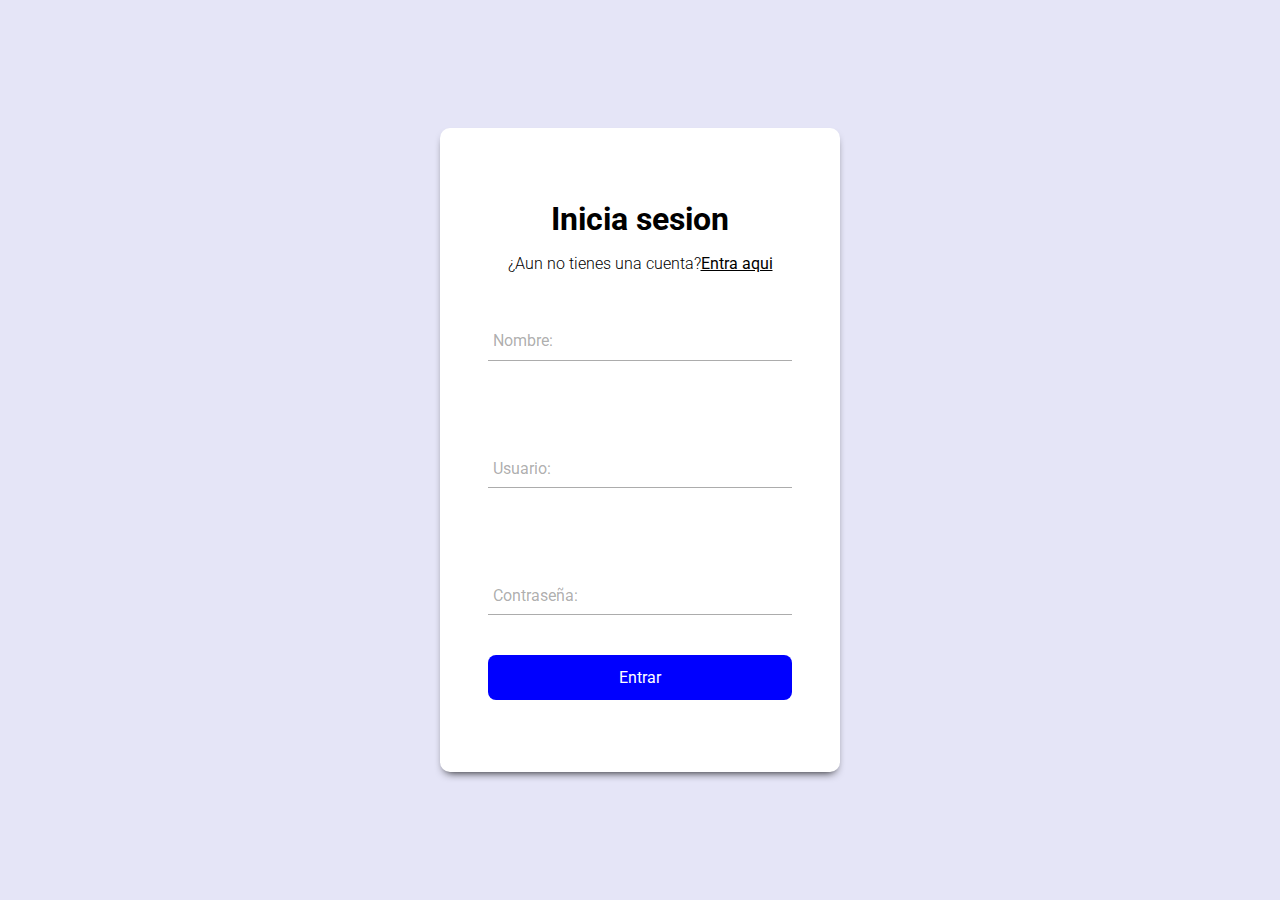
<file: formularioAnimado/index.html>
<!DOCTYPE html>
<html lang="en">
<head>
    <meta charset="UTF-8">
    <meta name="viewport" content="width=device-width, initial-scale=1.0">
    <title>Formulario</title>
    <link rel="preconnect" href="https://fonts.googleapis.com">
    <link rel="preconnect" href="https://fonts.gstatic.com" crossorigin>
    <link href="https://fonts.googleapis.com/css2?family=Roboto:ital,wght@0,100..900;1,100..900&display=swap" rel="stylesheet">
    <link rel="stylesheet" href="style.css">

</head>
<body>
    
    <form class="form">
        <h2 class="form__title">Inicia sesion</h2>
        <p class="form_paragraph">¿Aun no tienes una cuenta?<a 
        href="#" class="form__link" >Entra aqui</a></p>

        <div class="form__container">
            
            <div class="form__group">
                <input type="text" id="name" class="form__input" placeholder=" ">
                <label for="name" class="form__label">Nombre:</label>
                <span class="form__line"></span>
            </div>

            <div class="form__container">
                <div class="form__group">
                    <input type="text" id="user" class="form__input"
                    placeholder=" ">
                    <label for="user" class="form__label">Usuario:</label>
                    <span class="form__line"></span>
                </div>

                <div class="form__container">
                    <div class="form__group">
                        <input type="text" id="password" class="form__input"
                        placeholder=" ">
                        <label for="password" class="form__label">Contraseña:</label>
                        <span class="form__line"></span>
                    </div>
                    <input type="submit" class="form__submit" value="Entrar">
        </div>
    </form>

</body>
</html>
</file>
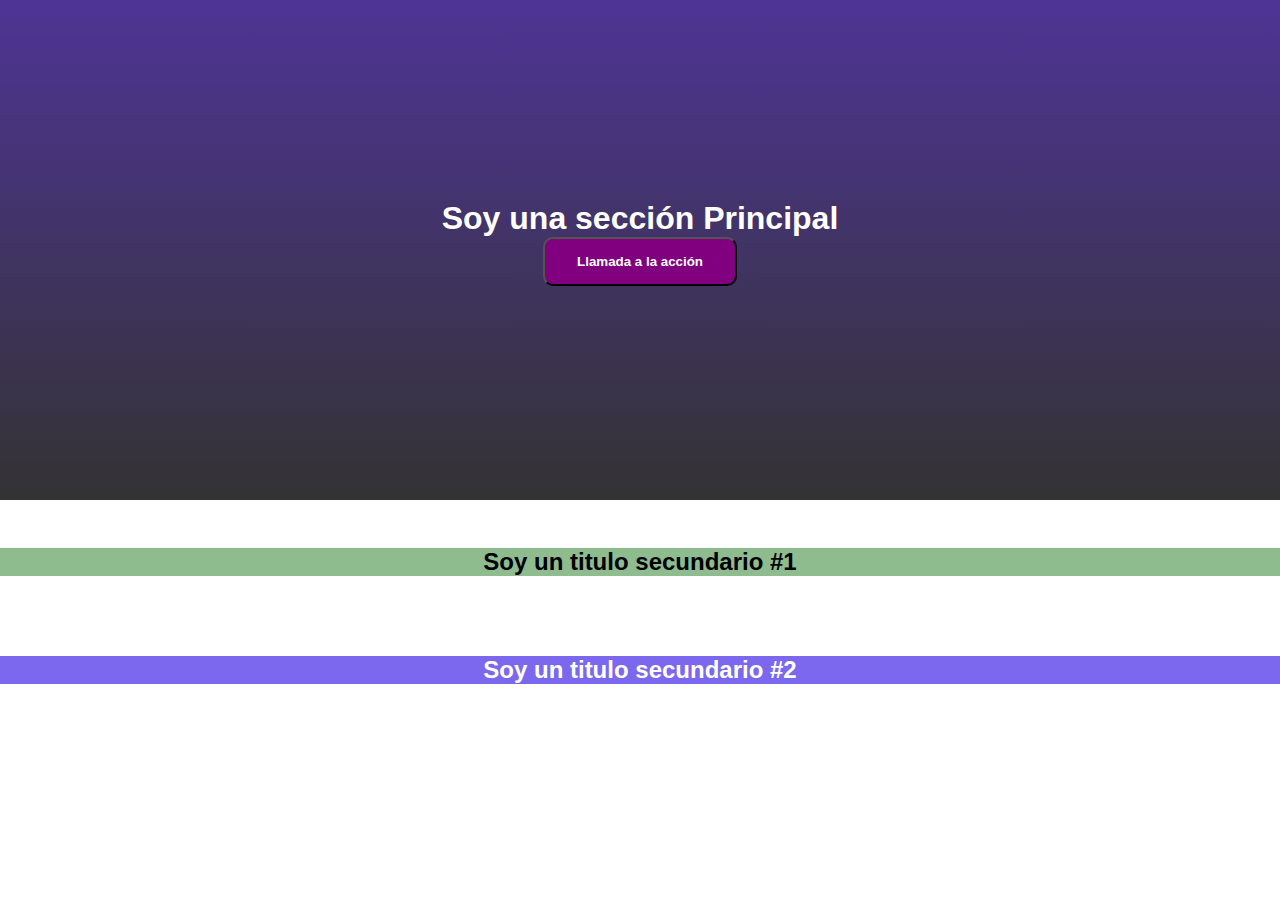
<file: Boxmodel/ejemplo2_Posicionamiento1/index.html>
<!DOCTYPE html>
<html lang="es">
<head>
    <meta charset="UTF-8">
    <meta name="viewport" content="width=device-width, initial-scale=1.0">
    <title>Box-model 3</title>
    <link rel="stylesheet" href="style.css">
</head>
<body>

    <header class="hero">

        <h1 class="hero__title">Soy una sección Principal</h1>
        <button class="hero_btn">Llamada a la acción</button>

    </header>

    <h2 class="titulo-1">Soy un titulo secundario #1</h2>
    <h2 class="titulo-2">Soy un titulo secundario #2</h2>

    
</body>
</html>
</file>
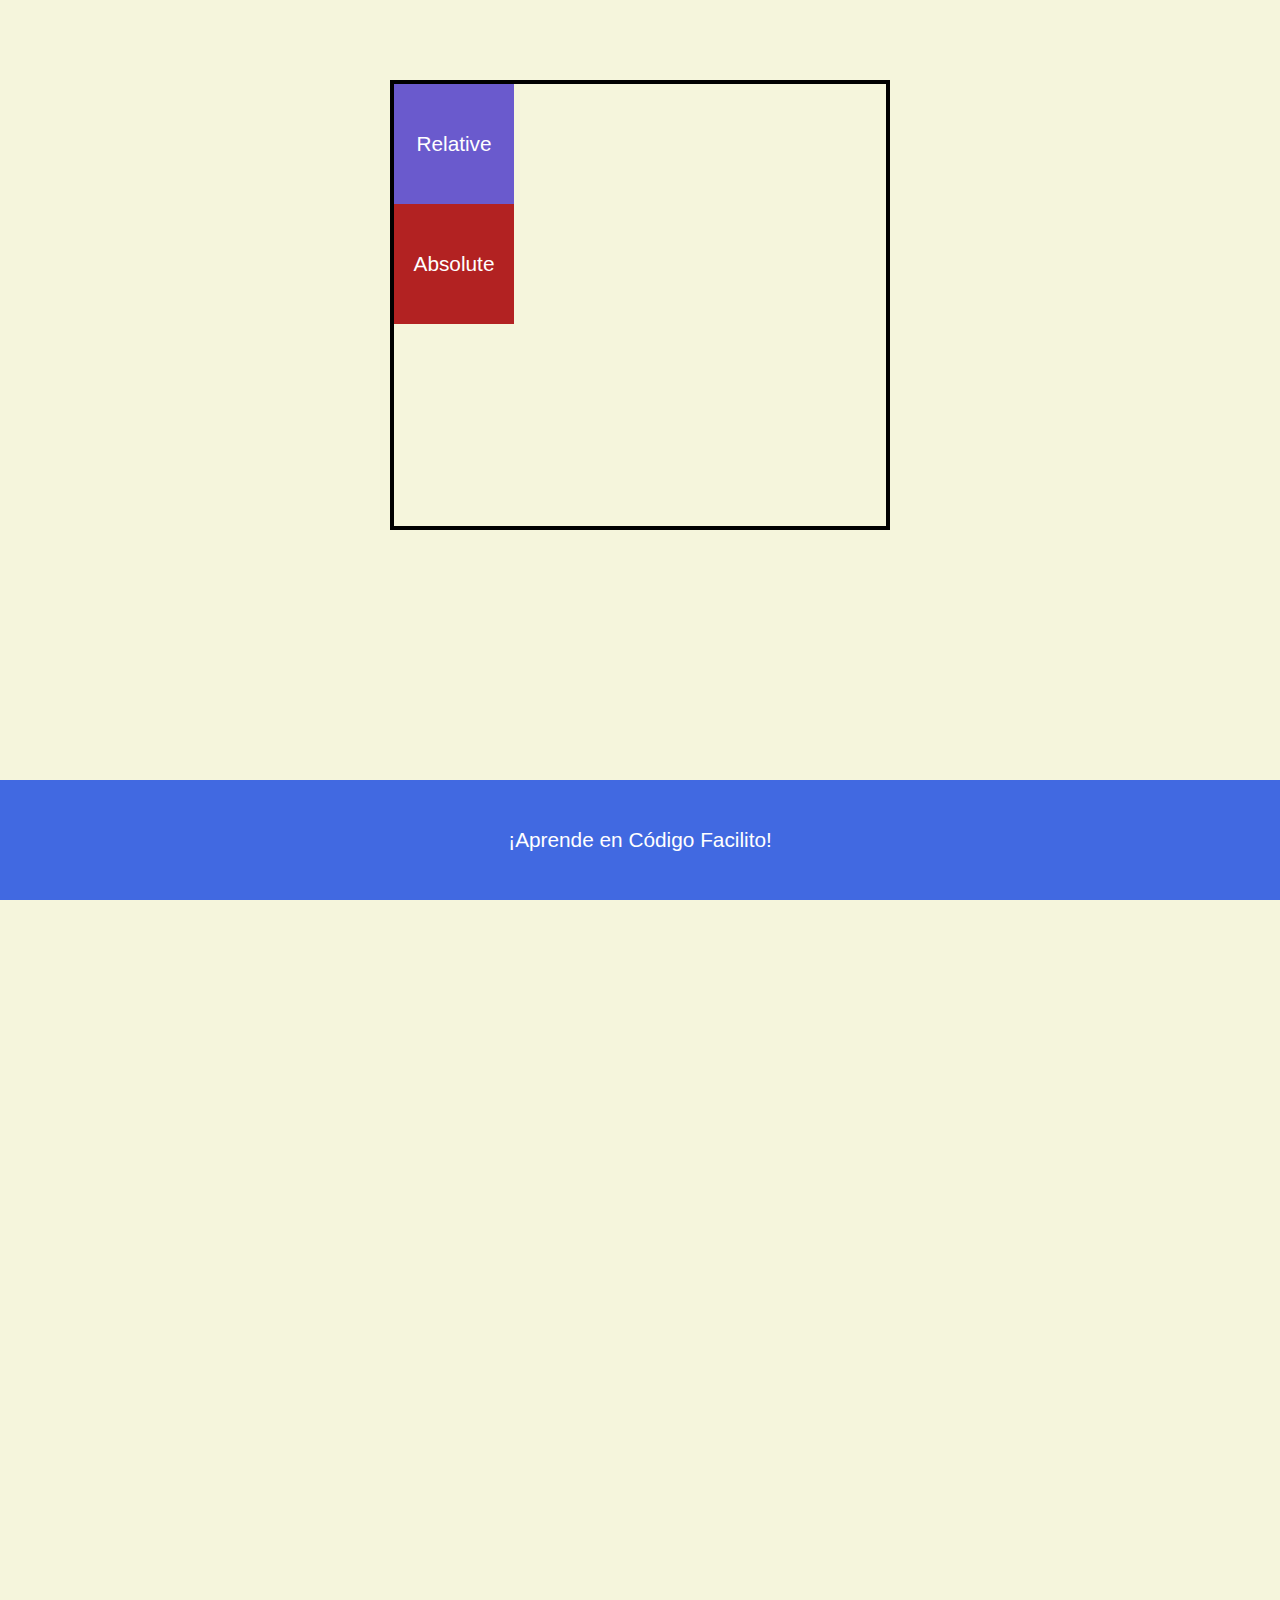
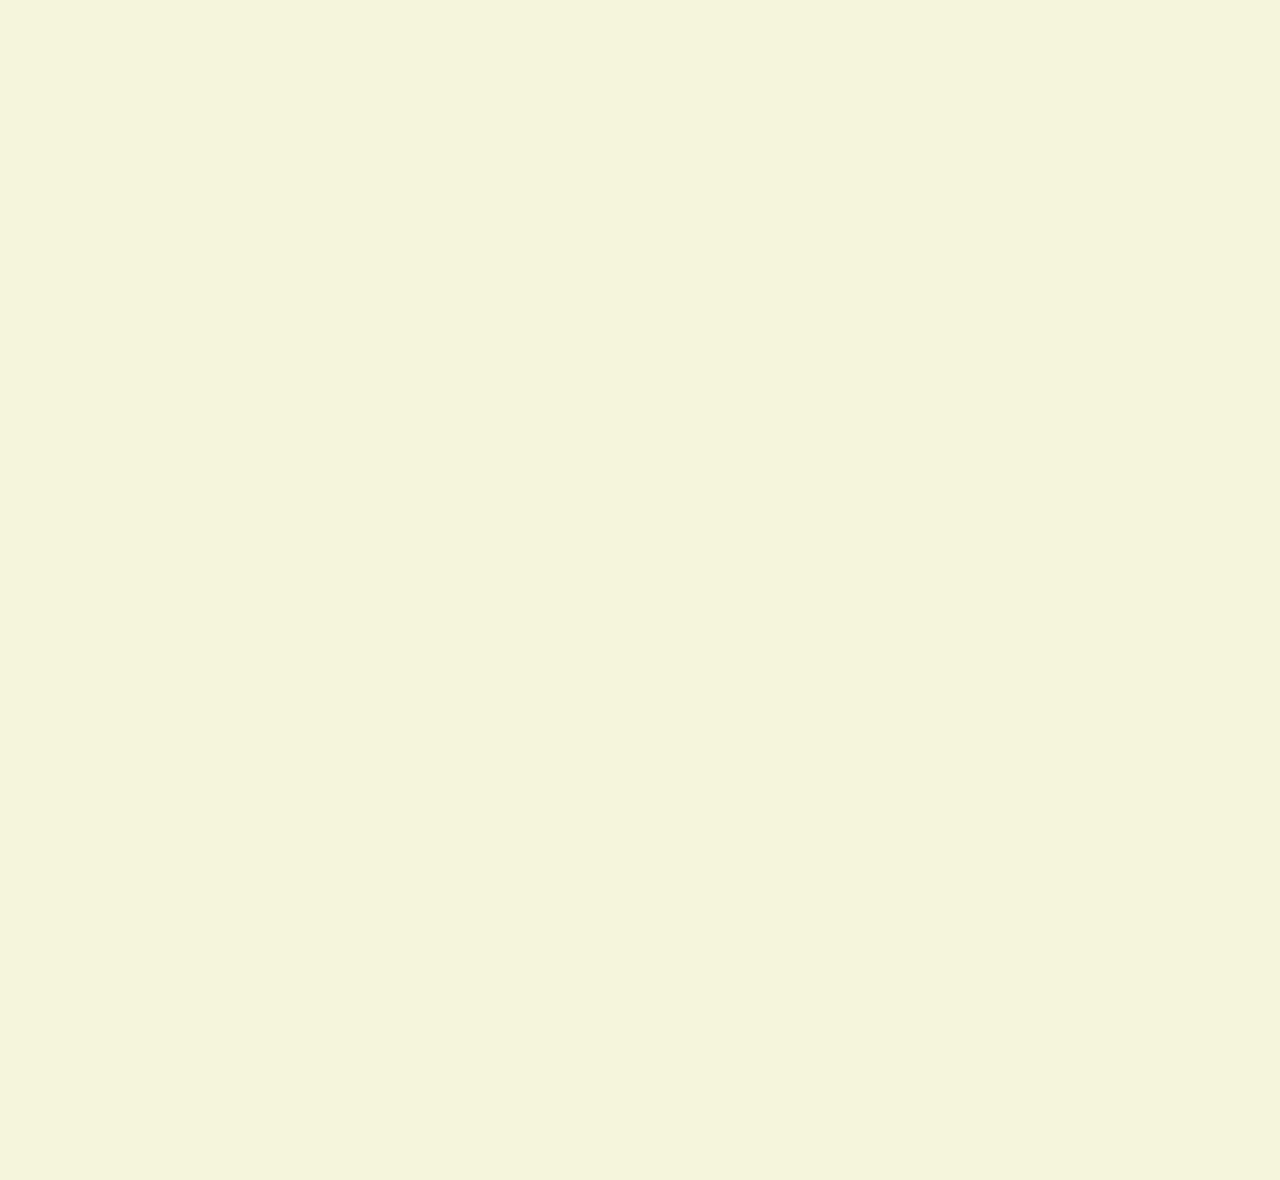
<file: Boxmodel/ejemplo3_Posicionamiento2/index.html>
<!DOCTYPE html>
<html lang="es">
<head>
    <meta charset="UTF-8">
    <meta name="viewport" content="width=device-width, initial-scale=1.0">
    <title>Position</title>
    <link rel="stylesheet" href="./estilos.css">
</head>
<body>

    <section class="container">

        <div class="position fixed">¡Aprende en Código Facilito!</div>
        <div class="position relative">Relative</div>
        <div class="position absolute">Absolute</div>

    </section>

</body>
</html>
</file>
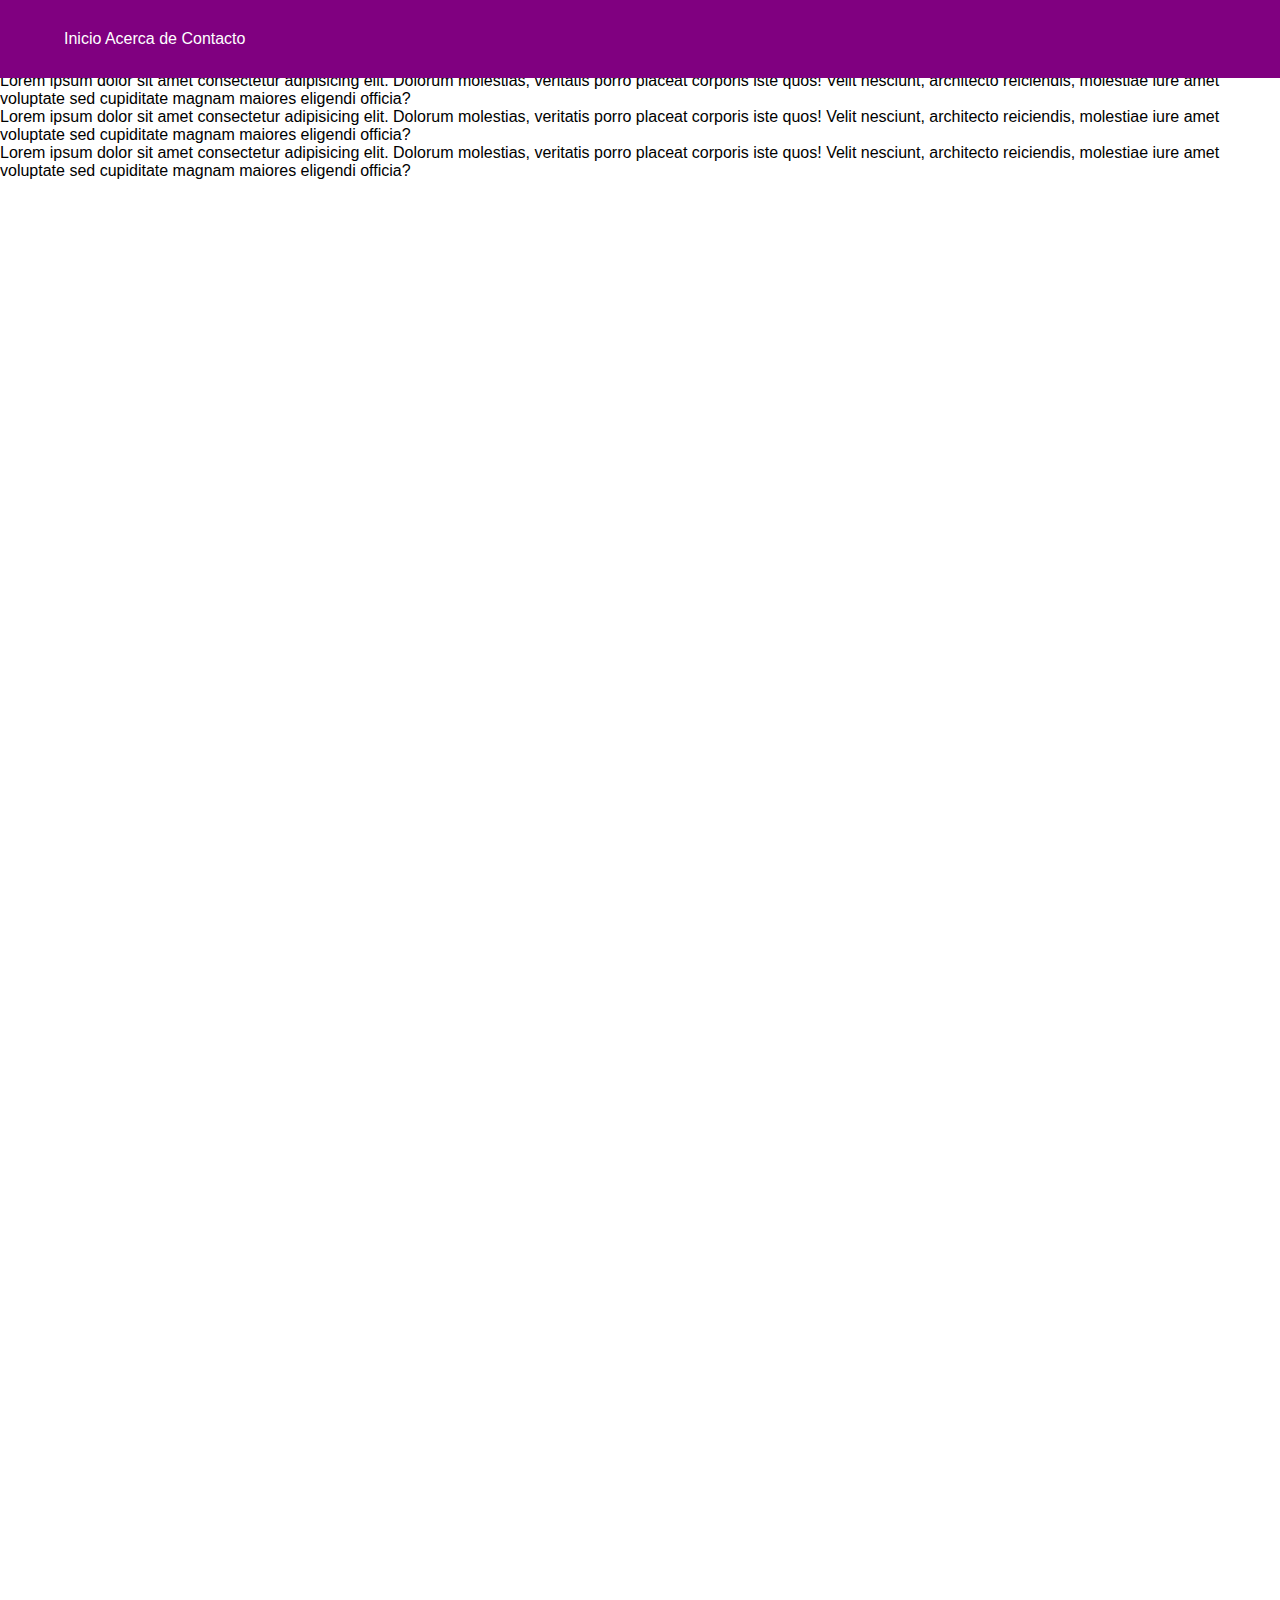
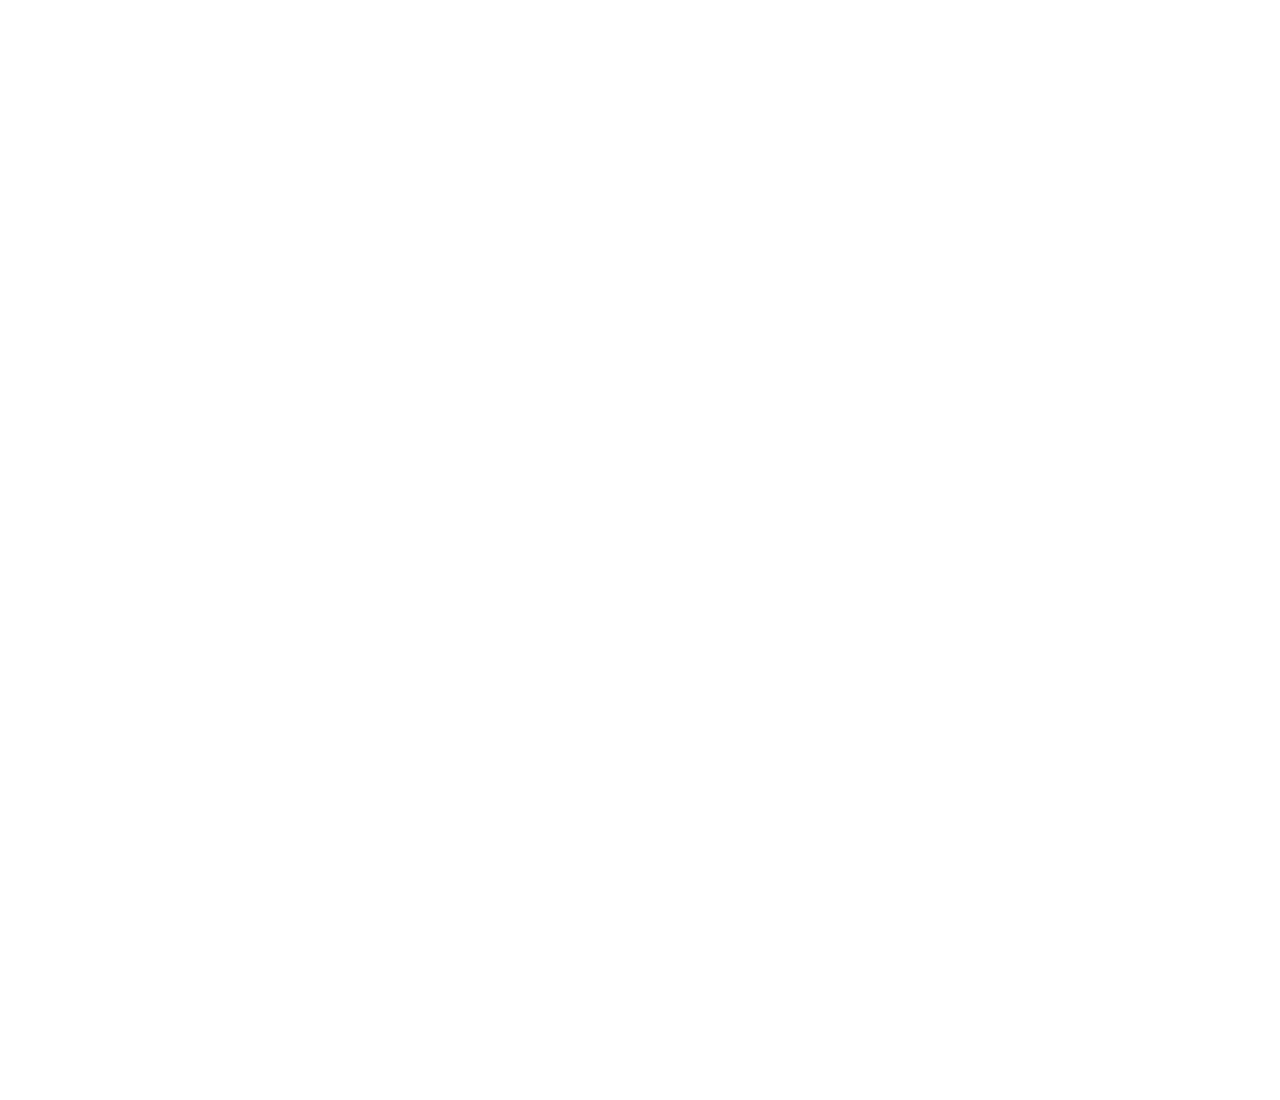
<file: Boxmodel/ejemplo5/index.html>
<!DOCTYPE html>
<html lang="es">
<head>
    <meta charset="UTF-8">
    <meta name="viewport" content="width=device-width, initial-scale=1.0">
    <title>Position</title>
    <link rel="stylesheet" href="./estilos.css">
</head>
<body>

    <nav class="nav">

        <a href="#" class="nav__link">Inicio</a>

        <a href="#" class="nav__link">Acerca de</a>

        <a href="#"class="nav__link">Contacto</a>

    </nav>


    <p>Lorem ipsum dolor sit amet consectetur adipisicing elit. Dolorum molestias, veritatis porro placeat corporis iste quos! Velit nesciunt, architecto reiciendis, molestiae iure amet voluptate sed cupiditate magnam maiores eligendi officia?</p>
    <p>Lorem ipsum dolor sit amet consectetur adipisicing elit. Dolorum molestias, veritatis porro placeat corporis iste quos! Velit nesciunt, architecto reiciendis, molestiae iure amet voluptate sed cupiditate magnam maiores eligendi officia?</p>
    <p>Lorem ipsum dolor sit amet consectetur adipisicing elit. Dolorum molestias, veritatis porro placeat corporis iste quos! Velit nesciunt, architecto reiciendis, molestiae iure amet voluptate sed cupiditate magnam maiores eligendi officia?</p>
    <p>Lorem ipsum dolor sit amet consectetur adipisicing elit. Dolorum molestias, veritatis porro placeat corporis iste quos! Velit nesciunt, architecto reiciendis, molestiae iure amet voluptate sed cupiditate magnam maiores eligendi officia?</p>
    <p>Lorem ipsum dolor sit amet consectetur adipisicing elit. Dolorum molestias, veritatis porro placeat corporis iste quos! Velit nesciunt, architecto reiciendis, molestiae iure amet voluptate sed cupiditate magnam maiores eligendi officia?</p>

</body>
</html>
</file>
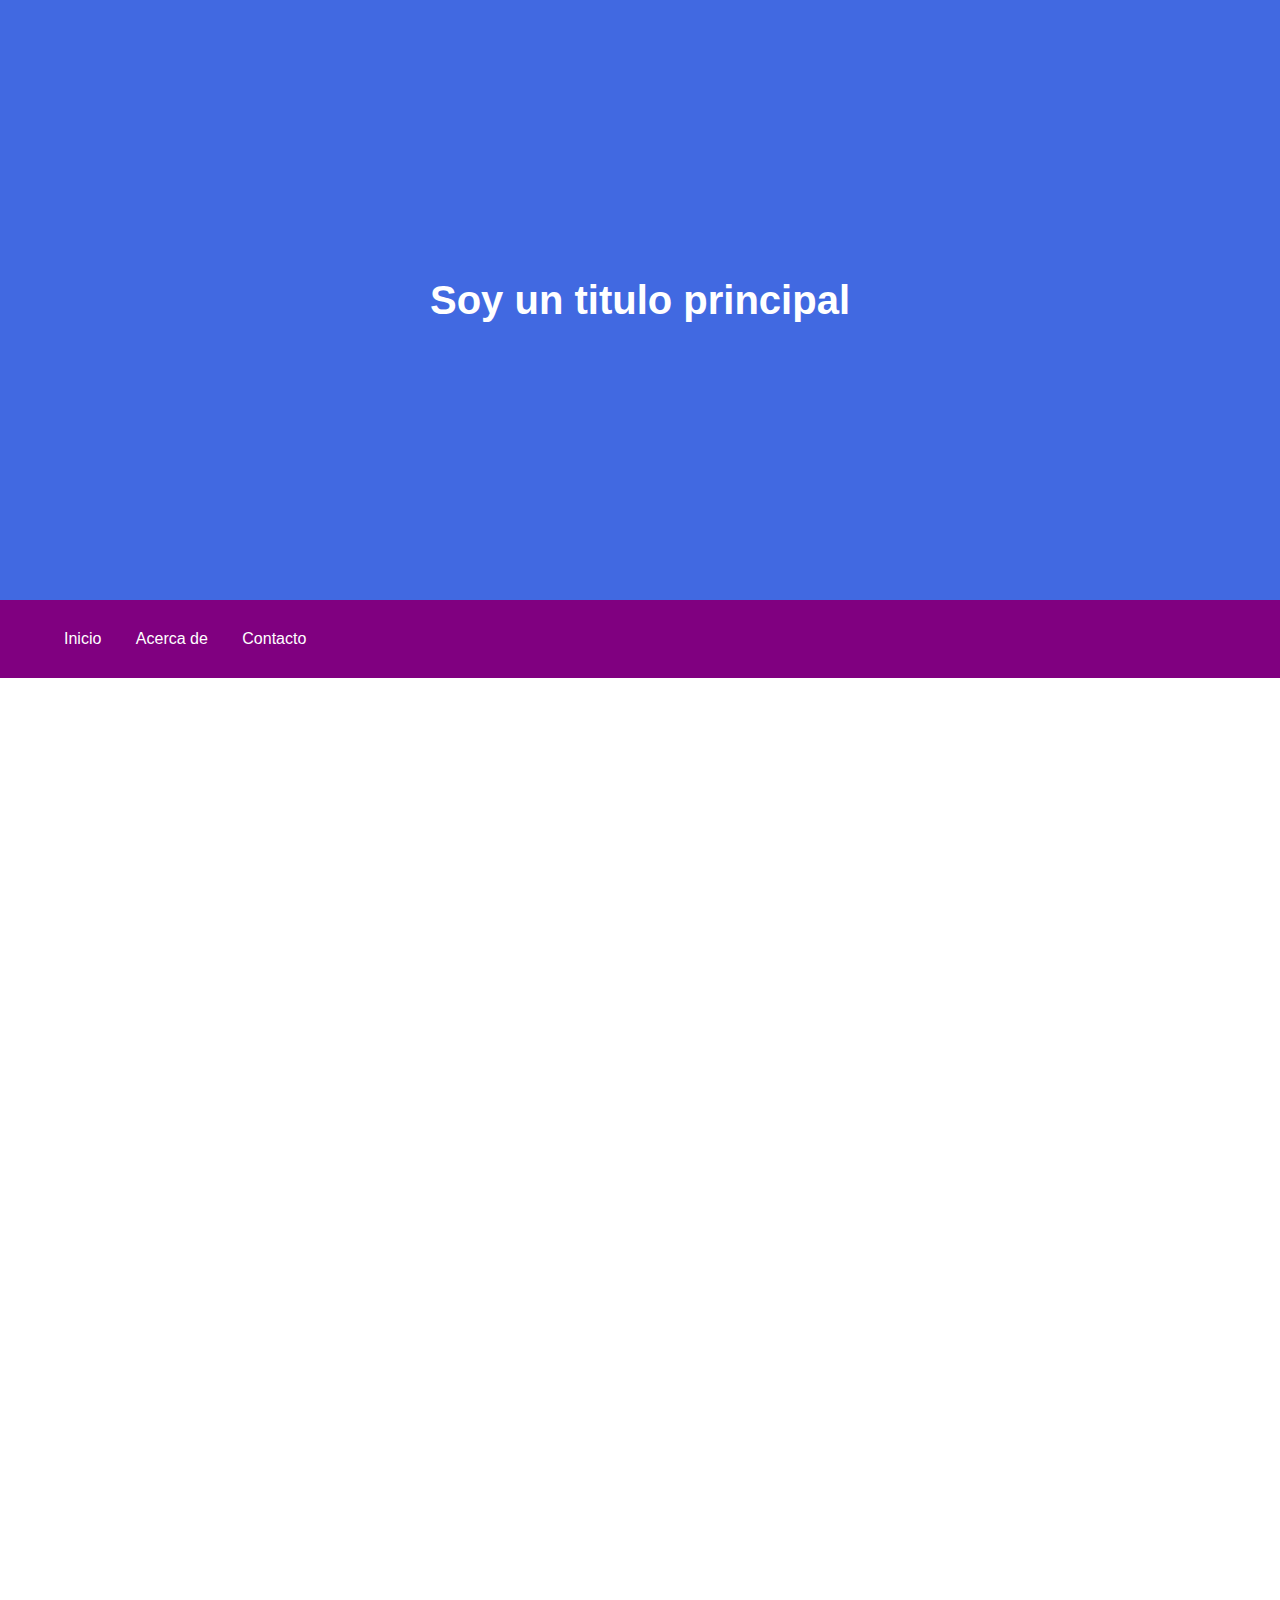
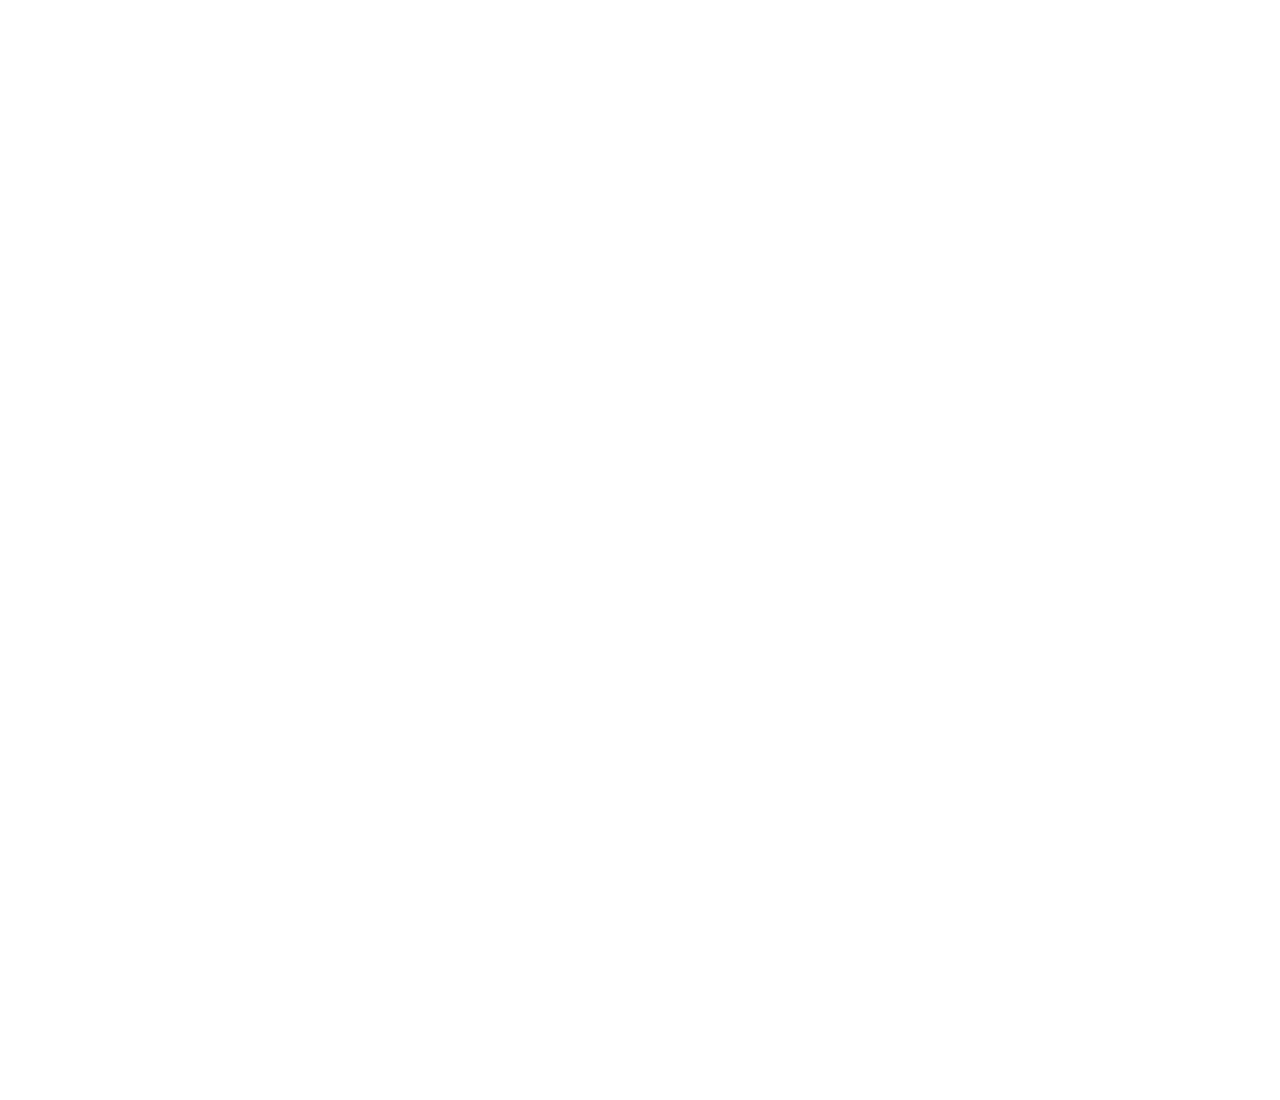
<file: Boxmodel/ejemplo6/index.html>
<!DOCTYPE html>
<html lang="es">
<head>
    <meta charset="UTF-8">
    <meta name="viewport" content="width=device-width, initial-scale=1.0">
    <title>Position</title>
    <link rel="stylesheet" href="./estilos.css">
</head>
<body>

    <header class="hero">
        <h1 class="title">Soy un titulo principal</h1>
    </header>

    <nav class="nav">

        <a href="#" class="nav__link">Inicio</a>

        <a href="#" class="nav__link">Acerca de</a>

        <a href="#"class="nav__link">Contacto</a>

    </nav>

</body>
</html>
</file>
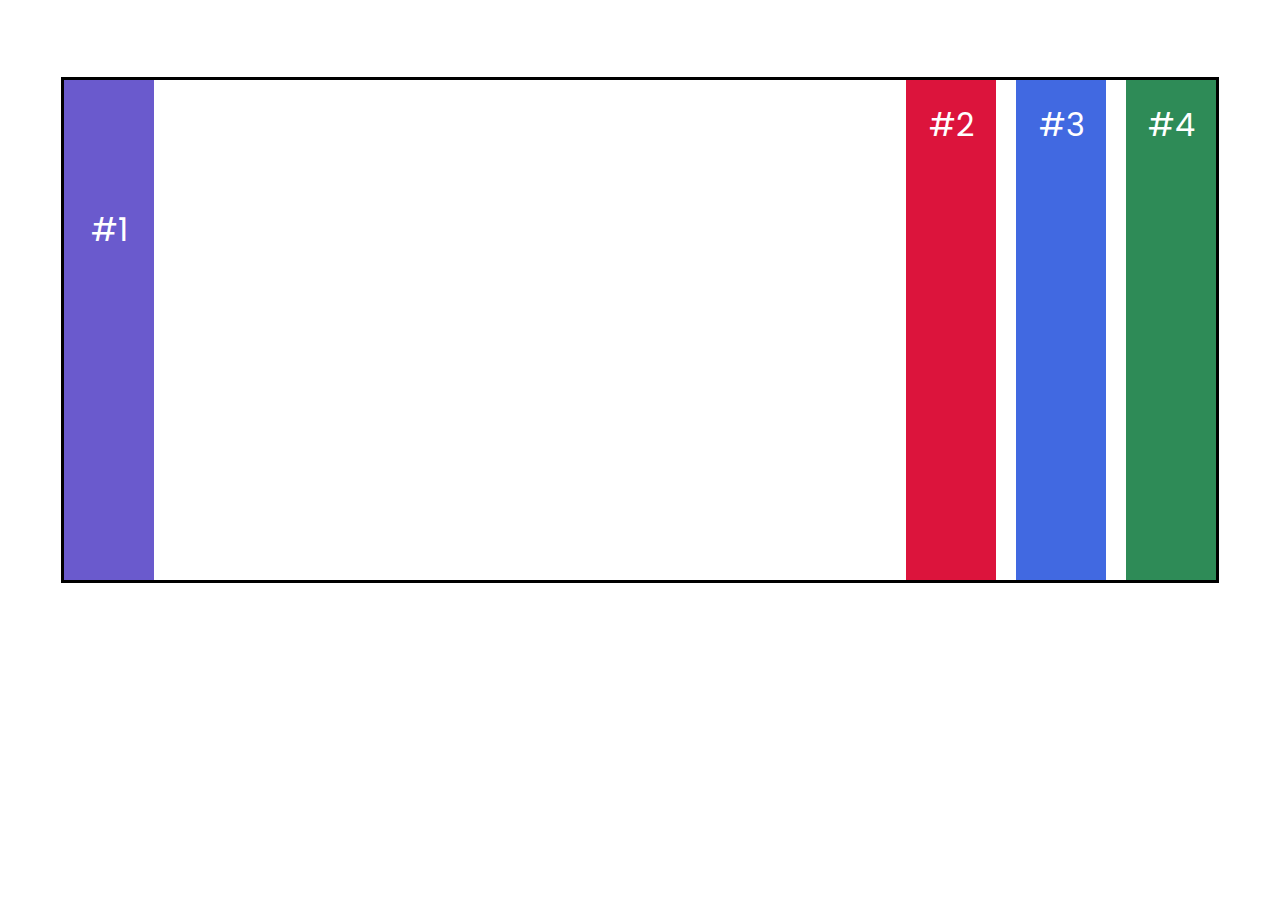
<file: flexbox-sesion/1-flexbox/index.html>
<!DOCTYPE html>
<html lang="es">
<head>
    <meta charset="UTF-8">
    <meta name="viewport" content="width=device-width, initial-scale=1.0">
    <title>Introducción Flexbox</title>
    <link rel="stylesheet" href="./estilos.css">
    <link rel="preconnect" href="https://fonts.googleapis.com">
    <link rel="preconnect" href="https://fonts.gstatic.com" crossorigin>
    <link href="https://fonts.googleapis.com/css2?family=Orbitron:wght@400..900&family=Poppins:wght@400;500;700&display=swap" rel="stylesheet">
</head>
<body>

    <article class="flex-container">

        <div class="elemento">#1</div>
        <div class="elemento">#2</div>
        <div class="elemento">#3</div>
        <div class="elemento">#4</div>

    </article>

    
</body>
</html>
</file>
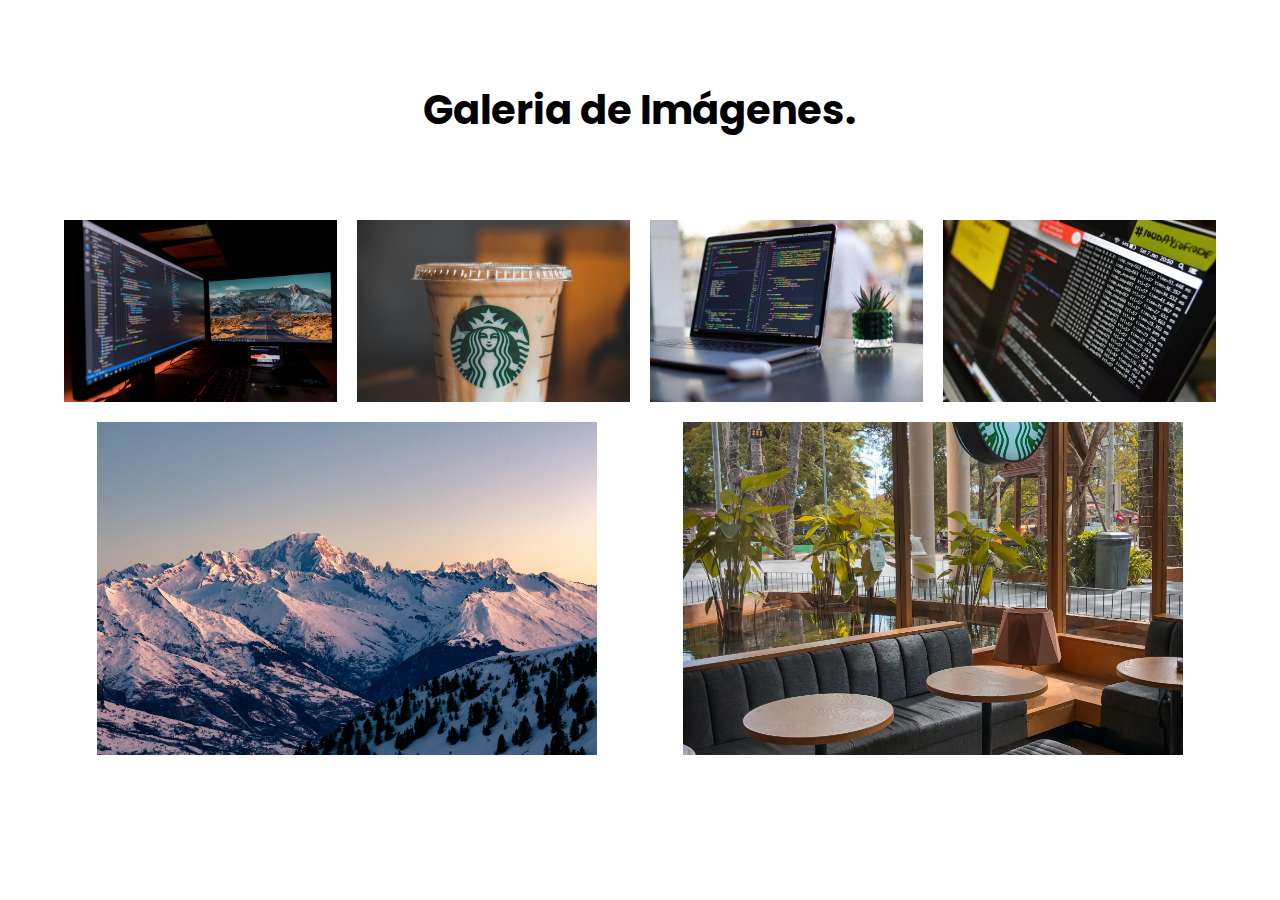
<file: flexbox-sesion/2-galeria/index.html>
<!DOCTYPE html>
<html lang="es">
<head>
    <meta charset="UTF-8">
    <meta name="viewport" content="width=device-width, initial-scale=1.0">
    <title>Galería de Imágenes</title>
    <link rel="stylesheet" href="./estilos.css">
    <link rel="preconnect" href="https://fonts.googleapis.com">
    <link rel="preconnect" href="https://fonts.gstatic.com" crossorigin>
    <link href="https://fonts.googleapis.com/css2?family=Orbitron:wght@400..900&family=Poppins:wght@400;500;700&display=swap" rel="stylesheet">
</head>
<body>

    <h2 class="title">Galeria de Imágenes.</h2>

    <section class="flex-container">

        <img src="../assets/img1.jpg" class="flex-item">
        <img src="../assets/img2.jpg" class="flex-item">
        <img src="../assets/img3.jpg" class="flex-item">
        <img src="../assets/img4.jpg" class="flex-item">
        <img src="../assets/img5.jpg" class="flex-item">
        <img src="../assets/img6.jpg" class="flex-item">

    </section>



</body>
</html>
</file>
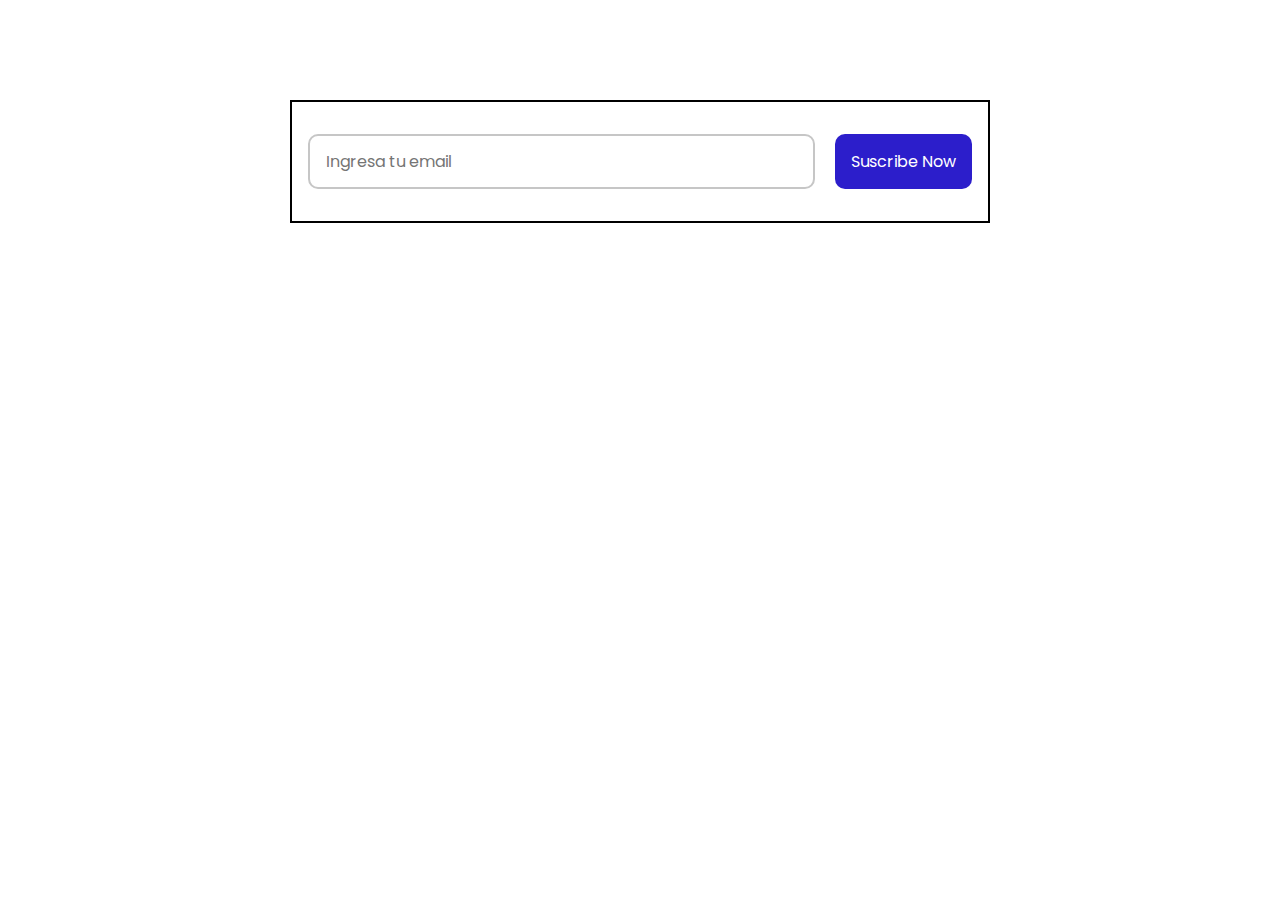
<file: flexbox-sesion/3-newsletter/index.html>
<!DOCTYPE html>
<html lang="es">
<head>
    <meta charset="UTF-8">
    <meta name="viewport" content="width=device-width, initial-scale=1.0">
    <title>Newsletter</title>
    <link rel="stylesheet" href="./estilos.css">
    <link rel="preconnect" href="https://fonts.googleapis.com">
    <link rel="preconnect" href="https://fonts.gstatic.com" crossorigin>
    <link href="https://fonts.googleapis.com/css2?family=Orbitron:wght@400..900&family=Poppins:wght@400;500;700&display=swap" rel="stylesheet">
</head>
<body>

    
    <form class="form">

        <input type="email" placeholder="Ingresa tu email" class="form__email">

        <input type="submit" value="Suscribe Now" class="form__submit">

    </form>

</body>
</html>
</file>
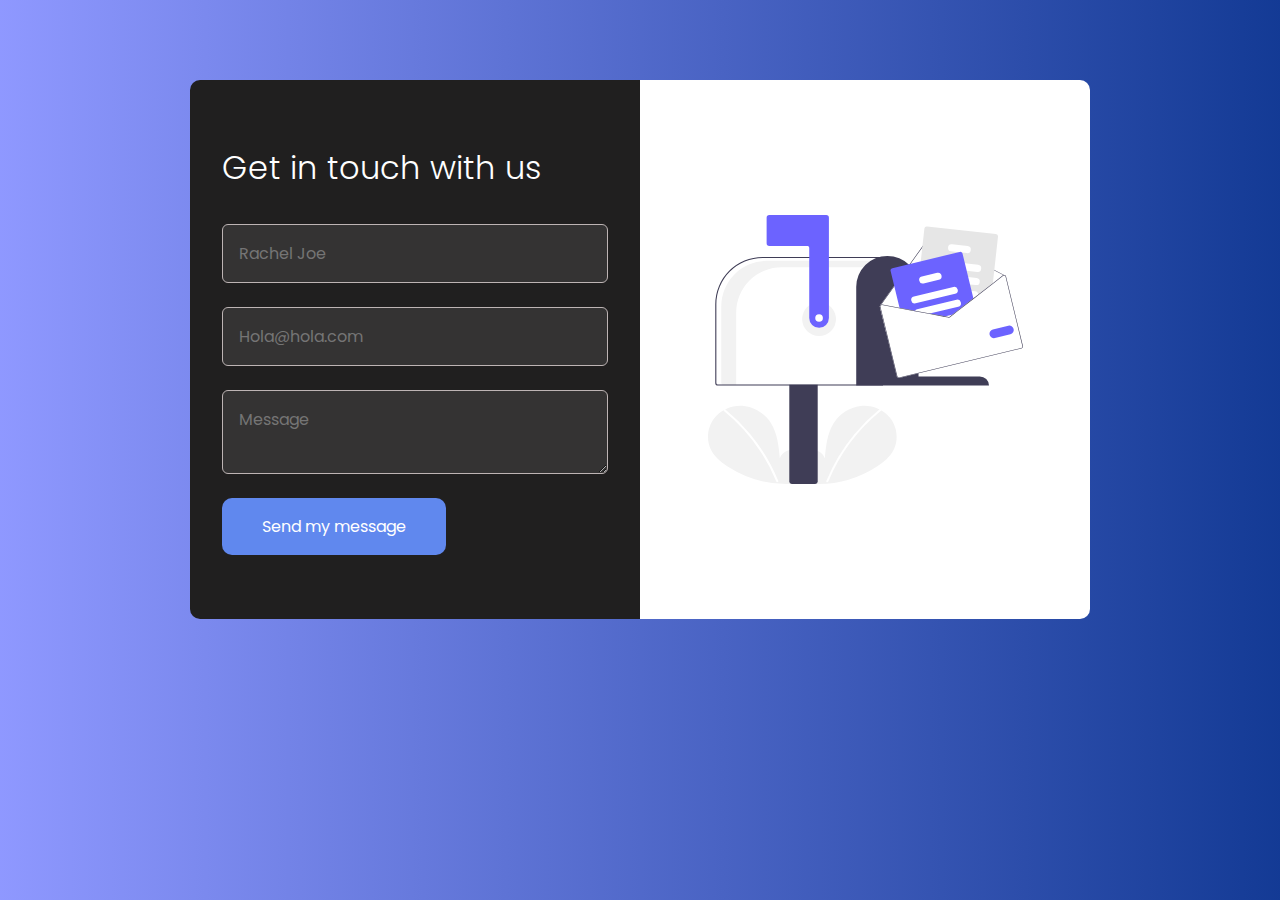
<file: flexbox-sesion/4-form/index.html>
<!DOCTYPE html>
<html lang="es">
<head>
    <meta charset="UTF-8">
    <meta name="viewport" content="width=device-width, initial-scale=1.0">
    <title>Newsletter</title>
    <link rel="stylesheet" href="./estilos.css">
    <link rel="preconnect" href="https://fonts.googleapis.com">
    <link rel="preconnect" href="https://fonts.gstatic.com" crossorigin>
    <link href="https://fonts.googleapis.com/css2?family=Orbitron:wght@400..900&family=Poppins:wght@400;500;700&display=swap" rel="stylesheet">
</head>
<body>

    <section class="contact">   

        <form class="contact__form">

            <h2 class="contact__title">Get in touch with us</h2>

            <section class="contact__inputs">

                <input type="text" placeholder="Rachel Joe" class="contact__input">

                <input type="email" placeholder="Hola@hola.com" class="contact__input">

                <textarea placeholder="Message" class="contact__input"></textarea>

                <button type="submit" class="contact__submit">Send my message</button>

            </section>

        </form>

        <figure class="contact__figure">

            <img src="../assets/mailbox.svg" class="contact__img">
            
        </figure>

    </section>
   
</body>
</html>
</file>
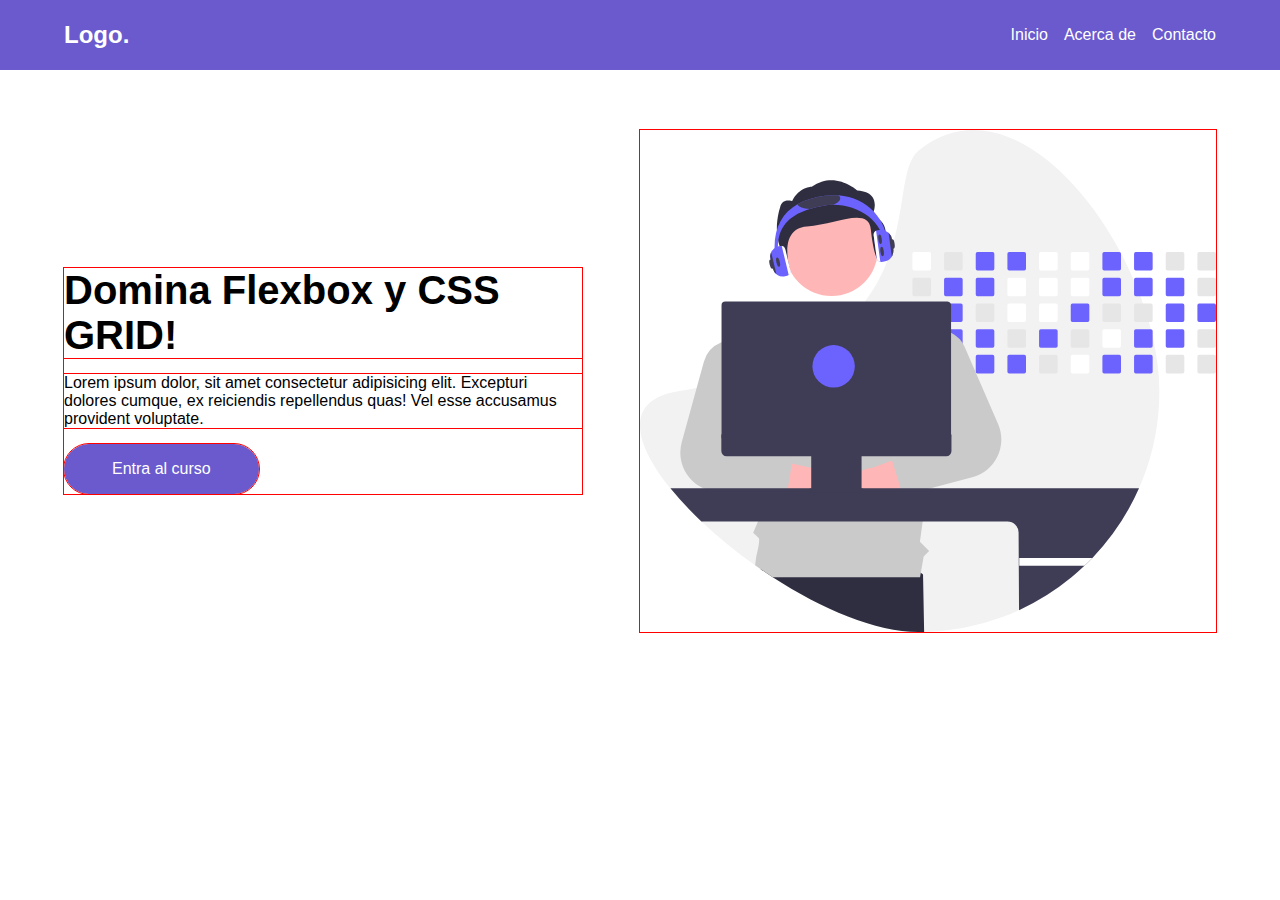
<file: Practicas/Flex/practica1/index.html>
<!DOCTYPE html>
<html lang="es">
<head>
    <meta charset="UTF-8">
    <meta http-equiv="X-UA-Compatible" content="IE=edge">
    <meta name="viewport" content="width=device-width, initial-scale=1.0">
    <title>Practica #1</title>
    <link rel="stylesheet" href="estilos.css">
</head>
<body>

    <nav class="nav">
        <div class="nav__container">
            <h2 class="nav__logo">Logo.</h2>

            <a href="#" class="nav__link">Inicio</a>
            <a href="#" class="nav__link">Acerca de</a>
            <a href="#" class="nav__link">Contacto</a>
        </div>
    </nav>

    <section class="hero">
        <figure class="hero__picture">
            <img src="illustration.svg" class="hero__img">
        </figure>

        <div class="hero__texts">
            <h2 class="hero__title">Domina Flexbox y CSS GRID!</h2>
            <p class="hero__paragraph">Lorem ipsum dolor, sit amet consectetur adipisicing elit. Excepturi dolores cumque, ex reiciendis repellendus quas! Vel esse accusamus provident voluptate.</p>
            <a href="#" class="hero__cta">Entra al curso</a>
        </div>        
    </section>
    
</body>
</html>
</file>
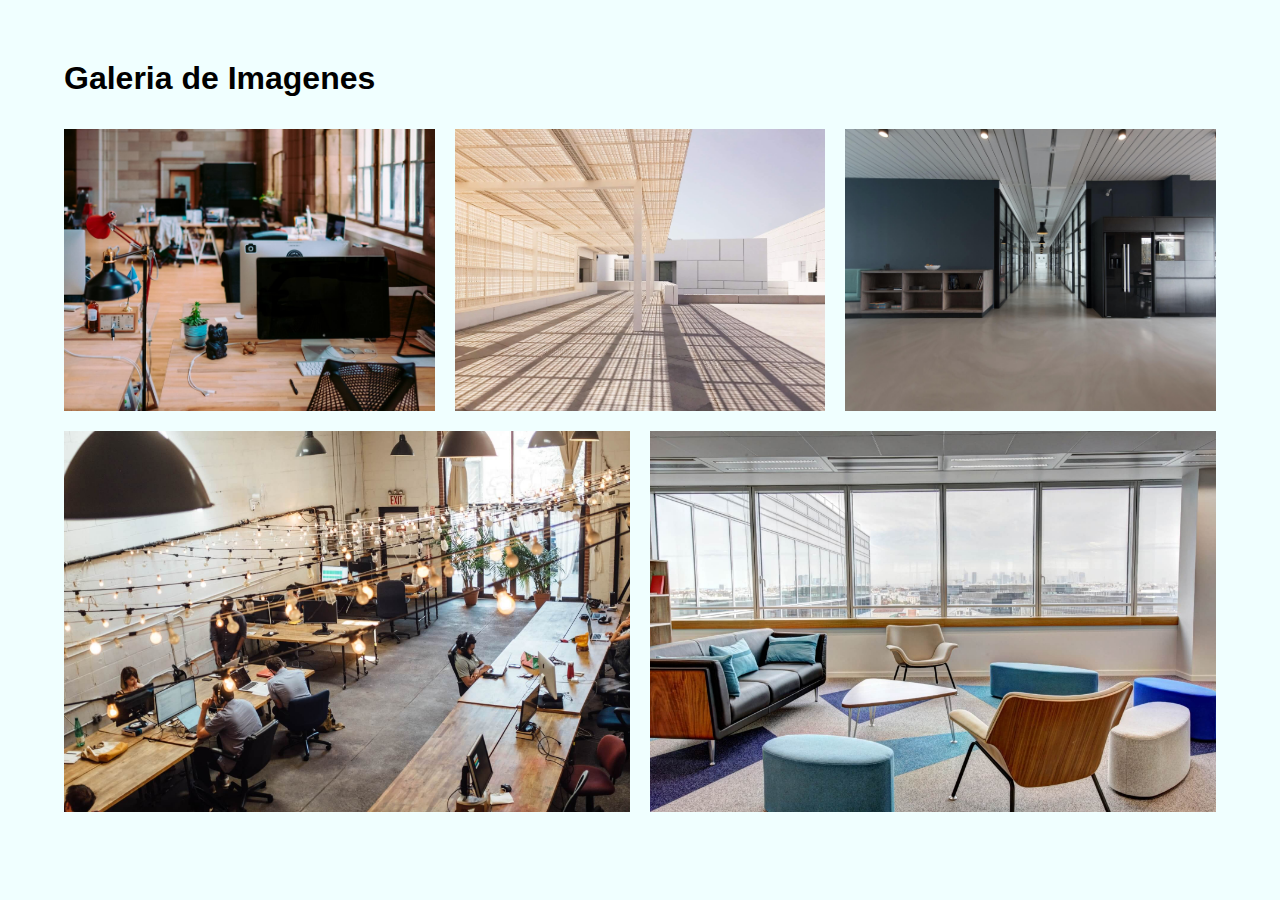
<file: Practicas/Flex/practica2/index.html>
<!DOCTYPE html>
<html lang="en">
<head>
    <meta charset="UTF-8">
    <meta name="viewport" content="width=device-width, initial-scale=1.0">
    <title>Practica #2</title>
    <link rel="stylesheet" href="style.css">
</head>
<body>
    
    <section class="gallery">
        <h2 class="gallery__title">Galeria de Imagenes</h2>
        
        <div class="gallery__container">

            <figure class="gallery_picture">
                <img src="img/image1.jpg" class="gallery__img" alt=""> 
            </figure>

            <figure class="gallery_picture">
                <img src="img/image2.jpg" class="gallery__img" alt=""> 
            </figure>

            <figure class="gallery_picture">
                <img src="img/image3.jpg" class="gallery__img" alt=""> 
            </figure>

            <figure class="gallery_picture">
                <img src="img/image4.jpg" class="gallery__img" alt=""> 
            </figure>

            <figure class="gallery_picture">
                <img src="img/image5.jpg" class="gallery__img" alt=""> 
            </figure>
        </div>
    </section>
</body>
</html>
</file>
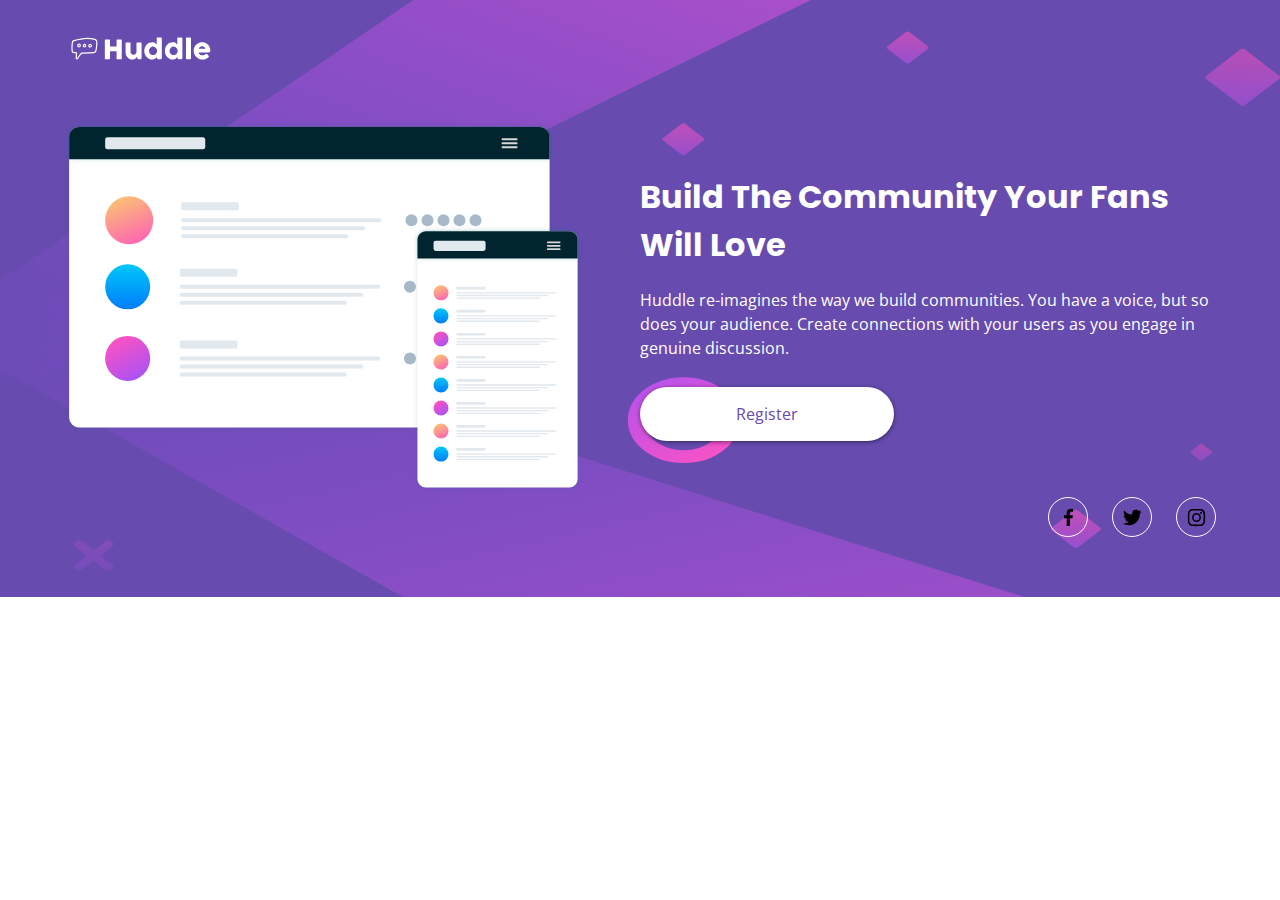
<file: Practicas/Flex/practica3/index.html>
<!DOCTYPE html>
<html lang="en">

<head>
  <meta charset="UTF-8">
  <meta name="viewport" content="width=device-width, initial-scale=1.0">
  <link rel="icon" type="image/png" sizes="32x32" href="./images/favicon-32x32.png">
  <title>Practica #3</title>
  <link rel="preconnect" href="https://fonts.googleapis.com">
  <link rel="preconnect" href="https://fonts.gstatic.com" crossorigin>
  <link href="https://fonts.googleapis.com/css2?family=Open+Sans&family=Poppins:wght@400;600&display=swap"
    rel="stylesheet">
  <link rel="stylesheet" href="css/estilos.css">
</head>

<body>

  <header class="hero">
    <nav class="nav container">
      <img src="images/logo.svg" class="nav__logo">
    </nav>


    <section class="hero__container container">
      
      <figure class="hero__picture">
        <img src="images/illustration-mockups.svg" class="hero__img">
      </figure>

      <div class="hero__texts">
        <h1 class="hero__title">Build The Community Your Fans Will Love</h1>
        <p class="hero__paragraph">Huddle re-imagines the way we build communities. You have a voice, but so does your audience.
          Create connections with your users as you engage in genuine discussion.</p>
        <a href="#" class="hero__cta">Register </a>
      </div>

      <div class="hero__contact">

        <a href="#" class="hero__link">
          <img src="images/fb.svg" class="hero__icon">
        </a>

        <a href="#" class="hero__link">
          <img src="images/twit.svg" class="hero__icon">
        </a>

        <a href="#" class="hero__link">
          <img src="images/inst.svg" class="hero__icon">
        </a>
      </div>

    </section>
  </header>


  
</body>

</html>
</file>
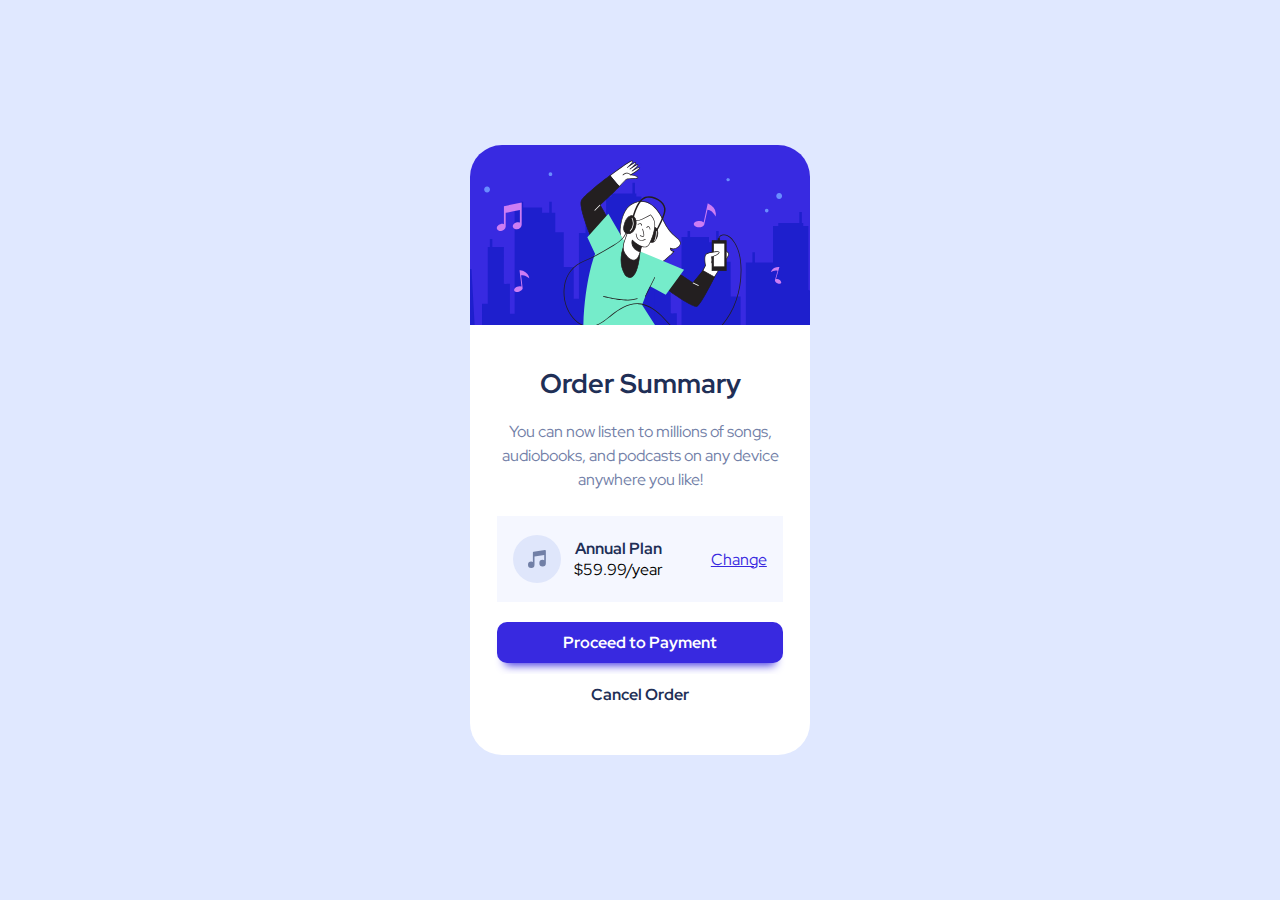
<file: Practicas/Flex/practica4/index.html>
<!DOCTYPE html>
<html lang="en">
<head>
  <meta charset="UTF-8">
  <meta name="viewport" content="width=device-width, initial-scale=1.0"> <!-- displays site properly based on user's device -->
  <link rel="icon" type="image/png" sizes="32x32" href="./images/favicon-32x32.png">
  <title>practica #4</title>
  <link rel="stylesheet" href="style.css">
  <link href="https://fonts.googleapis.com/css2?family=Red+Hat+Display:wght@500;700;900&display=swap" rel="stylesheet">
</head>
<body>

  <section class="card">
    <div class="card__Texts">

      <h2 class="card__title">  Order Summary</h2>
      <p class="card__paragraph">  You can now listen to millions of songs, audiobooks, and podcasts on any 
        device anywhere you like!</p>

        <article class="card__plan">
          <img src="images/icon-music.svg" alt="" class="card__icon">

          <div class="card__info">
            <h2 class="card__name">Annual Plan</h2>
            <p class="card__price ">$59.99/year</p>
          </div>
          <a href="" class="card__change">Change</a>
        </article>
        
        <a href="#" class="card__cta">Proceed to Payment</a>
        <a href="#" class="card__cta card__cta--gray"> Cancel Order</a>

      </section>
    </div>
</body>
</html>
</file>
<file: formularioAnimado/style.css>
*{
    margin: 0;
    box-sizing: border-box;
}

body{
    font-family: "Roboto";
    background-color: #e5e5f7;
    display: flex;
    align-items: center;
    min-height: 100vh;
}

.form{
    background-color: white;
    width: 90%;
    max-width: 400px;
    margin: 0 auto;
    padding: 4.5em 3em;
    border-radius: 10px;
    box-shadow: 0 5px 10px -5px rgb(0, 0, 0.2);
    text-align: center;
}

.form__title{
    font-size: 2rem;
    margin-bottom: .5em;
}

.form_paragraph{
    font-weight: 300;
}

.form__link{
    font-weight: 400;
    color: black;
}

.form__container{
    margin-top: 3em;
    display: grid;
    gap: 2.5em;
}

.form__group{
    position: relative;
    --color: #5757577e;
}

.form__input{
    width: 100%;
    background: none;
    font-family: inherit;
    font-size: 1rem;
    color: #706c6c;
    padding: .6em .3em;
    border: none;
    outline: none;
    border-bottom: 1px solid var(--color);
}

.form__input:not(:placeholder-shown) + .form__label,
.form__input:focus + .form__label {
    transform: translateY(-12px) scale(.7);
    transform-origin: top left;
    color: #3866f2;

}

.form__label{
    color: var(--color);
    cursor: pointer;
    position: absolute;
    top: 0;
    left: 5px;
    transform: translateY(10px);
    transition: transform .5s, color .3s;
}

.form__submit{
    background-color: blue;
    color: white;
    font-family: inherit;
    font-size: 1rem;
    padding: .8em 0;
    border: none;
    border-radius: .5em;
}

.form__line {
    position: absolute;
    bottom: 0;
    left: 0;
    width: 100%;
    height: 1px;
    background-color: #3866f2;
    transform: scale(0);
    transform-origin: left bottom;
    transition: transform .4s;
}

.form__input:not(:placeholder-shown) ~ .form__line,
.form__input:focus ~ .form__line {
    transform: scale(1); 
}
</file>
<file: Boxmodel/ejemplo2_Posicionamiento1/style.css>
*{
    margin: 0;
    box-sizing: border-box;
}

body{
    font-family: Arial, Helvetica, sans-serif;
    text-align: center;
}

.hero{
    color: white;
    height: 500px;
    background-image: 
    linear-gradient(rgba(36 4 124 / 0.806),
     rgba(0 0 0 / 0.8)),
    url("https://images.unsplash.com/photo-1670974636823-1341d802d5b4?q=80&w=1932&auto=format&fit=crop&ixlib=rb-4.0.3&ixid=M3wxMjA3fDB8MHxwaG90by1wYWdlfHx8fGVufDB8fHx8fA%3D%3D");
    background-size: cover;
    margin-bottom: 3rem;
    padding: .1px ;
}


.hero__title{
    margin-top: 200px;
}

.hero_btn{
    border-radius: 10px;
    font-weight: bold;
    padding: 15px 32px;
    background-color: purple;
    color: white;
}

.titulo-1{
    background-color: darkseagreen;
    margin-bottom: 50px;
}

.titulo-2{
    background-color: mediumslateblue;
    color: white;
    margin-top: 80px;
}
</file>
<file: Boxmodel/ejemplo3_Posicionamiento2/estilos.css>
*{
    margin: 0;
    box-sizing: border-box;
}

body{
    min-height: 300vh;
    background-color: beige;
    font-family: Arial, Helvetica, sans-serif;
}

.container{
    position: relative;
    margin: 80px auto;

    width: 500px;
    height: 450px;
    border: 4px solid;
}

.position{
    width: 120px;
    height: 120px;
    text-align: center;
    line-height: 120px;

    color: white;
    font-size: 1.3rem;
}

.relative{
    background-color: slateblue;
}

.absolute{
    background-color: firebrick;
}

.fixed{
    position: fixed;
    width: 100%;
    bottom: 0;
    left: 0;
    background-color: royalblue;
}
</file>
<file: Boxmodel/ejemplo5/estilos.css>
*{
    margin: 0;
    box-sizing: border-box;
}

body{
    font-family: Arial, Helvetica, sans-serif;
    min-height: 300vh;
}


.nav{
    background-color: purple;
    padding: 30px 5%;

    position: fixed;
    left: 0;
    right: 0;
}

.nav__link{
    color: white;
    text-decoration: none;
}
</file>
<file: Boxmodel/ejemplo6/estilos.css>
*{
    margin: 0;
    box-sizing: border-box;
}

body{
    font-family: Arial, Helvetica, sans-serif;
    min-height: 300vh;
}

.hero{
    background-color: royalblue;
    height: 600px;
    text-align: center;
}

.title{
    line-height: 600px;
    color: white;
    font-size: 2.5rem;
}

.nav{
    background-color: purple;
    padding: 30px 5%;

    position: sticky;
    top: 0;
}

.nav__link{
    color: white;
    text-decoration: none;
}

.nav__link ~ *{
    margin-left: 30px;
}
</file>
<file: flexbox-sesion/1-flexbox/estilos.css>
*{
    margin: 0;
    box-sizing: border-box;
}

body{
    font-family: "Poppins", sans-serif;
}

.flex-container{
    display: flex;
    
    gap: 20px;

    outline: 3px solid #000;
    margin: 80px auto;
    width: 90%;
    height: 500px;
}

.elemento{
   
    width: 90px;
    color: white;
    text-align: center;
    line-height: 90px;
    font-size: 2rem;  
}


.elemento:nth-of-type(1){
    background-color: slateblue;
    line-height: 300px;
}

.elemento:nth-of-type(2){
    margin-left: auto;
    background-color: crimson;
}

.elemento:nth-of-type(3){
    background-color: royalblue;
}

.elemento:nth-of-type(4){
    background-color: seagreen;
}
</file>
<file: flexbox-sesion/2-galeria/estilos.css>
*{
    margin: 0;
    box-sizing: border-box;
}

body{
    padding: 0 0 80px 0;
    font-family: "Poppins", sans-serif;
}

.title{
    padding: 80px 0;
    text-align: center;
    font-size: 2.5rem;
}

.flex-container{
    display: flex;
    gap: 20px;
    flex-wrap: wrap;

    width: 90%;
    margin: 0 auto;
    overflow: hidden;
    max-width: 1200px;
}

.flex-item{
    flex-grow: 1;
    width: 250px;
    max-width: 500px;
    margin: 0 auto;
    aspect-ratio: 3/2;
    object-fit: cover;
}
</file>
<file: flexbox-sesion/3-newsletter/estilos.css>
*{
    margin: 0;
    box-sizing: border-box;
}

body{
    font-family: "Poppins", sans-serif;
}

input{
    font:inherit;
}

.form{
    border: 2px solid ;
    padding: 2rem 1rem;
    margin: 100px auto;

    width: 90%;
    max-width: 700px;

    display: flex;
    justify-content: flex-end;
    flex-wrap: wrap;
    gap: 20px;
}

.form__email{
    padding: .8rem 1rem;
    border: 2px solid #c6c6c6;
    border-radius: 10px;

    flex-grow: 1;
}


.form__submit{
    width: max-content;
    color: white;
    border: none;
    padding: .8rem 1rem;
    border-radius: 10px;
    background-color: #2c1ecb;
}
</file>
<file: flexbox-sesion/4-form/estilos.css>
*{
    margin: 0;
    box-sizing: border-box;
}

body{
    font-family: "Poppins", sans-serif;
    padding: 80px 0;
    min-height: 100vh;

    background: hsla(235, 100%, 78%, 1);
    background: linear-gradient(90deg, hsla(235, 100%, 78%, 1) 0%, hsla(222, 77%, 33%, 1) 100%);
}

input, button, textarea{
    font: inherit;
}

.contact{
    max-width: 900px;
    width: 90%;
    margin: 0 auto;
    border-radius: 10px;
    overflow: hidden;

    display: flex;
    flex-direction: column;
}

.contact__title{
    font-weight: 300;
    font-size: 2rem;
    margin-bottom: 2rem;
}

.contact__form{
    padding: 4rem 2rem;
    color: white;
    background-color: #201F1F;
}

.contact__inputs{
    display: flex;
    gap: 1.5rem;
    flex-direction: column;
}

.contact__input{
    padding: 1rem ;
    background-color: #343333;
    border: 1px solid #bdb4b4;
    color: #bdb4b4;
    border-radius: 6px;

    flex-grow: 1;
}

.contact__submit{
    background-color: #6088EE;
    color: white;
    padding: 1rem 2.5rem;
    border: none;
    border-radius: 10px;
    width: max-content;
}

.contact__figure{
    background-color: #fff;
    padding: 2rem 0;

    display: flex;
    justify-content: center;
    align-items: center;
}

.contact__img{
    width: 70%;
    max-width: 500px;
}

@media ( width > 764px ) {

    .contact{
        flex-direction: row;
    }
    
    .contact > * {
        width: 50%;
    }
    
}
</file>
<file: Practicas/Flex/practica1/estilos.css>
*{
    box-sizing: border-box;
    margin: 0;
}

body{
    font-family: Arial;
}

.nav{
    background-color: slateblue;
}

.nav__container{
    width: 90%;
    margin: 0 auto;
    height: 70px;
    
    display: flex;
    align-items: center;
    gap: 1em;
    max-width: 1200px;
    color: #fff;
}

.nav__link:first-of-type{
    margin-left: auto;
}

.nav__link{
    color: #fff;
    text-decoration: none;
}

.hero{
    max-width: 1200px;
    width: 90%;
    margin: 0 auto;
    padding: 60px 0;
    display: flex;
    flex-direction: column;
    gap: 2em;
}

.hero *{
    outline: 1px solid red;
}

.hero__img{
    width: 100%;
    display: block;
    max-width: 400px;
    margin: 0 auto;
}

.hero__texts{
    display: flex;
    flex-direction: column;
    gap: 1em;
    text-align: center;
}

.hero__title{
    font-size: 2.5rem;
}

.hero__cta{

    background-color: slateblue;
    color: #fff;
    text-decoration: none;
    padding: 1em 3em;
    border-radius: 2em;

    align-self: center;
}

@media (min-width:768px) {
    .hero{
        flex-direction: row;
        align-items: center;
        justify-content: space-between;
    }

    .hero__picture{
        order: 1;
        width: 50%;
    }

    .hero__img{
        max-width: none;
    }

    .hero__texts{
        width: 45%;
        text-align: left;
    }

    .hero__cta{
        align-self: flex-start;
    }
}
</file>
<file: Practicas/Flex/practica2/style.css>
*{
    margin: 0;
    box-sizing: border-box;
}

body{
    background-color: azure;
    font-family: Arial, Helvetica, sans-serif;
}

.gallery{
    width: 90%;
    max-width: 1200px;
    overflow: hidden;
    margin: 0 auto;
    padding: 60px 0;
}

.gallery__title{
    font-size: 2rem;
    margin-bottom: 1em;
}

.gallery__container{
    display: flex;
    gap: 20px;
    flex-wrap: wrap;
}

.gallery_picture{
    flex-basis: 300px;
    flex-grow: 1;
}


.gallery__img{
    width: 100%;
    height: 100%;
    object-fit: cover;
}
</file>
<file: Practicas/Flex/practica3/css/estilos.css>
:root{
    --violet: hsl(257, 40%, 49%);
    --soft-magenta: hsl(300, 69%, 71%);

    --font1: 'Open Sans', sans-serif;
    --font2: 'Poppins', sans-serif;

    --padding-container: 60px 0;
}

*{
    margin: 0;
    box-sizing: border-box;
}


body{
    font-family: var(--font1);
}

.hero{
    background-color: var(--violet);
    position: relative;
}

.hero::before{
    content: "";
    position: absolute;
    top: 0;
    width: 100%;
    height: 400px;
    background-image: url('../images/bg-mobile.svg');
    background-repeat: no-repeat;
    background-size: 100% 400px;
}

.container{
    width: 90%;
    margin: 0 auto;
    overflow: hidden;
    max-width: 1200px;
    padding: var(--padding-container);
    position: relative;
}

.nav{
    --padding-container: 30px 0;
}

.nav__logo{
    width: 150px;
    display: block;
}

.hero__container{
    display: flex;
    align-items: center;
    flex-direction: column;
}

.hero__img{
    max-width: 350px;
    width: 100%;
    display: block;
    margin: 0 auto;
}

.hero__texts{
    margin: 3.5em 0;
    color: #fff;
    text-align: center;
}

.hero__title{
    font-size: 1.7rem;
    font-family: var(--font2);
}

.hero__paragraph{
    line-height: 1.5;
    margin: 1.2em 0 1.7em;
}

.hero__cta{
    display: inline-block;
    color: var(--violet);
    background-color: #fff;
    text-decoration: none;
    padding: 1em 6em;
    border-radius: 2em;
    box-shadow: 0 1px 4px rgb(0, 0, 0, .5);
}

.hero__contact{
    display: flex;
    gap: 1.5em;
}

.hero__link{
    text-decoration: none;
    width: 40px;
    height: 40px;
    border: 1px solid #fff;
    border-radius: 50%;
    display: flex;
    align-items: center;
    justify-content: center;
}

.hero__icon{
    width: 23px;
}

@media (min-width:768px) {
    
    .hero::before{
        height: 100%;
        background-image: url('../images/bg-desktop.svg');
        background-size: 100% 100%;
    }

    .hero__container{
        flex-direction: row;
        flex-wrap: wrap;
        justify-content: space-between;
        align-items: center;
        --padding-container: 20px 0 60px;
    }

    .hero__picture{
        flex-basis: 45%;
    }

    .hero__img{
        max-width: unset;
    }


    .hero__texts{
        flex-basis: 50%;
        text-align: left;
    }
    
    .hero__title{
        font-size: 2rem;
    }

    .hero__contact{
        margin-left: auto;
    }
}
</file>
<file: Practicas/Flex/practica4/style.css>
:root {
    /* Primary Colors */
    --Pale-blue: hsl(225, 100%, 94%);
    --Bright-blue: hsl(245, 75%, 52%);

    /* Neutral Colors */
    --Very-pale-blue: hsl(225, 100%, 98%);
    --Desaturated-blue: hsl(224, 23%, 55%);
    --Dark-blue: hsl(223, 47%, 23%);
}

*{
    margin: 0;
    box-sizing: border-box;
}

body {

    font-family: 'Red Hat Display', sans-serif;
    background-color: var(--Pale-blue);
    min-height: 100vh;
    padding: 40px 0;
    display: flex;
}

.card{
    margin: auto;
    width: 340px;
    background-color: #fff;
    border-radius: 2em;
    overflow: hidden;
}

.card::before{
    content: "";
    display: block;
    width: 100%;
    height: 180px;
    background-image: url(images/illustration-hero.svg);
    background-size: cover;
    background-position: center;
}

.card__Texts{
    padding: 2.5em 1.7em;
    text-align: center;
}

.card__title{
    font-size: 1.7rem;
    color: var(--Dark-blue);
}

.card__paragraph{
    color: var(--Desaturated-blue);
    line-height: 1.5;
    margin: 1.2em 0 1.5em;
}

.card__plan{
    display: flex;
    align-items: center;
    background-color: var(--Very-pale-blue);
    padding: 1.2em 1em;
}

.card__icon{
    margin-right: .8em;
}

.card__name{
    font-size: 1rem;
    color: var(--Dark-blue);
}

.card__price{
    margin-left: auto;

}

.card__change{
    margin-left: auto;
    color: var(--Bright-blue);

}

.card__cta{
   display: block;
   background-color: var(--Bright-blue);
   color: white;
   text-decoration: none;
   margin-top: 20px;
   border-radius: 10px;
   padding: 10px;
   font-weight: 700;
   box-shadow: 0 10px 10px -8px var(--Bright-blue);
}

.card__cta--gray{
    margin-top: .7em;
    background-color: #fff;
    color: var(--Dark-blue);
    box-shadow: none;
}
</file>
